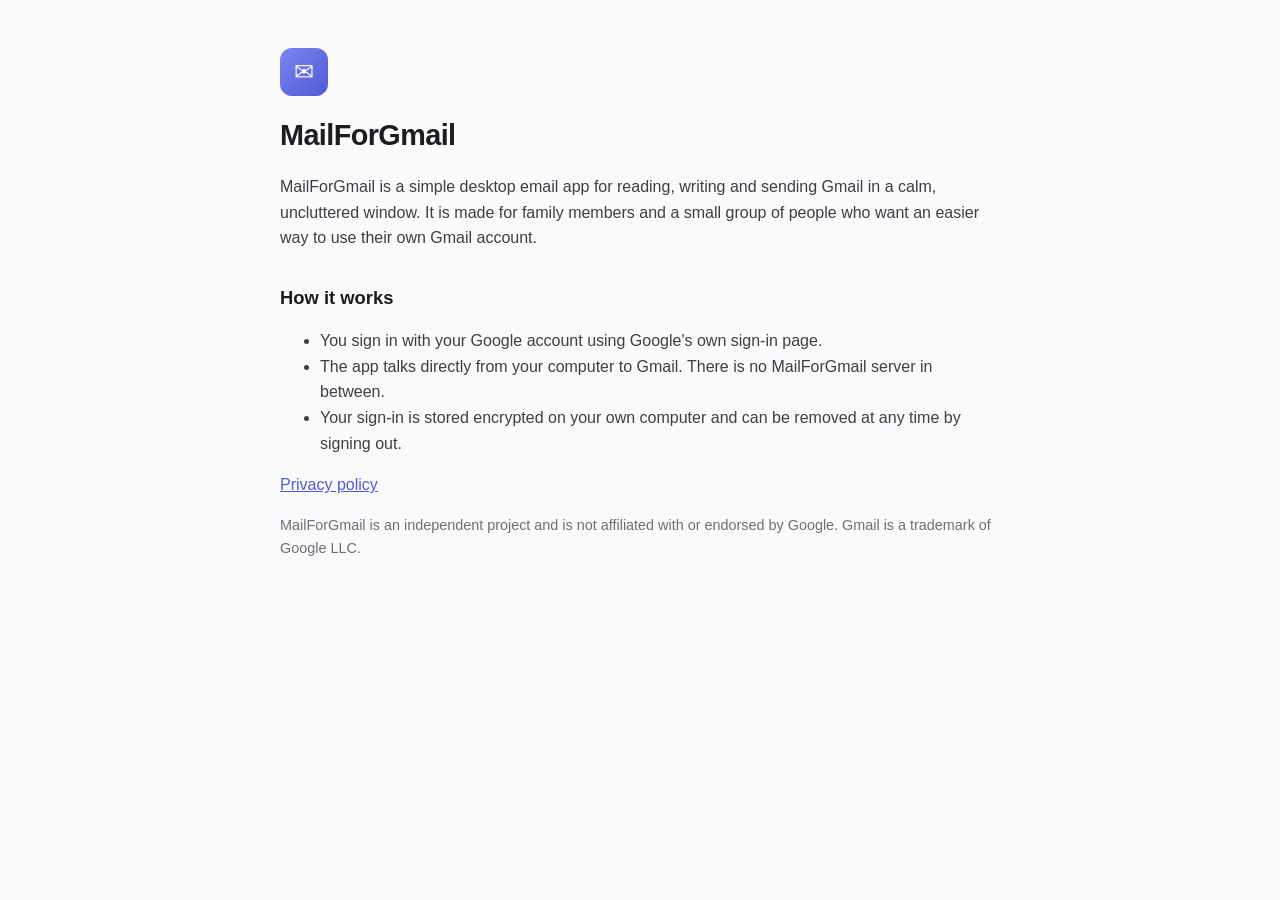
<file: index.html>
<!doctype html>
<html lang="en">
<head><meta charset="utf-8"><meta name="viewport" content="width=device-width,initial-scale=1">
<title>MailForGmail</title><link rel="stylesheet" href="style.css"></head>
<body><main>
<div class="logo" aria-hidden="true">✉</div>
<h1>MailForGmail</h1>
<p>MailForGmail is a simple desktop email app for reading, writing and sending Gmail in a calm, uncluttered window. It is made for family members and a small group of people who want an easier way to use their own Gmail account.</p>
<h2>How it works</h2>
<ul>
<li>You sign in with your Google account using Google's own sign-in page.</li>
<li>The app talks directly from your computer to Gmail. There is no MailForGmail server in between.</li>
<li>Your sign-in is stored encrypted on your own computer and can be removed at any time by signing out.</li>
</ul>
<p><a href="privacy.html">Privacy policy</a></p>
<p class="muted">MailForGmail is an independent project and is not affiliated with or endorsed by Google. Gmail is a trademark of Google LLC.</p>
</main></body></html>
</file>
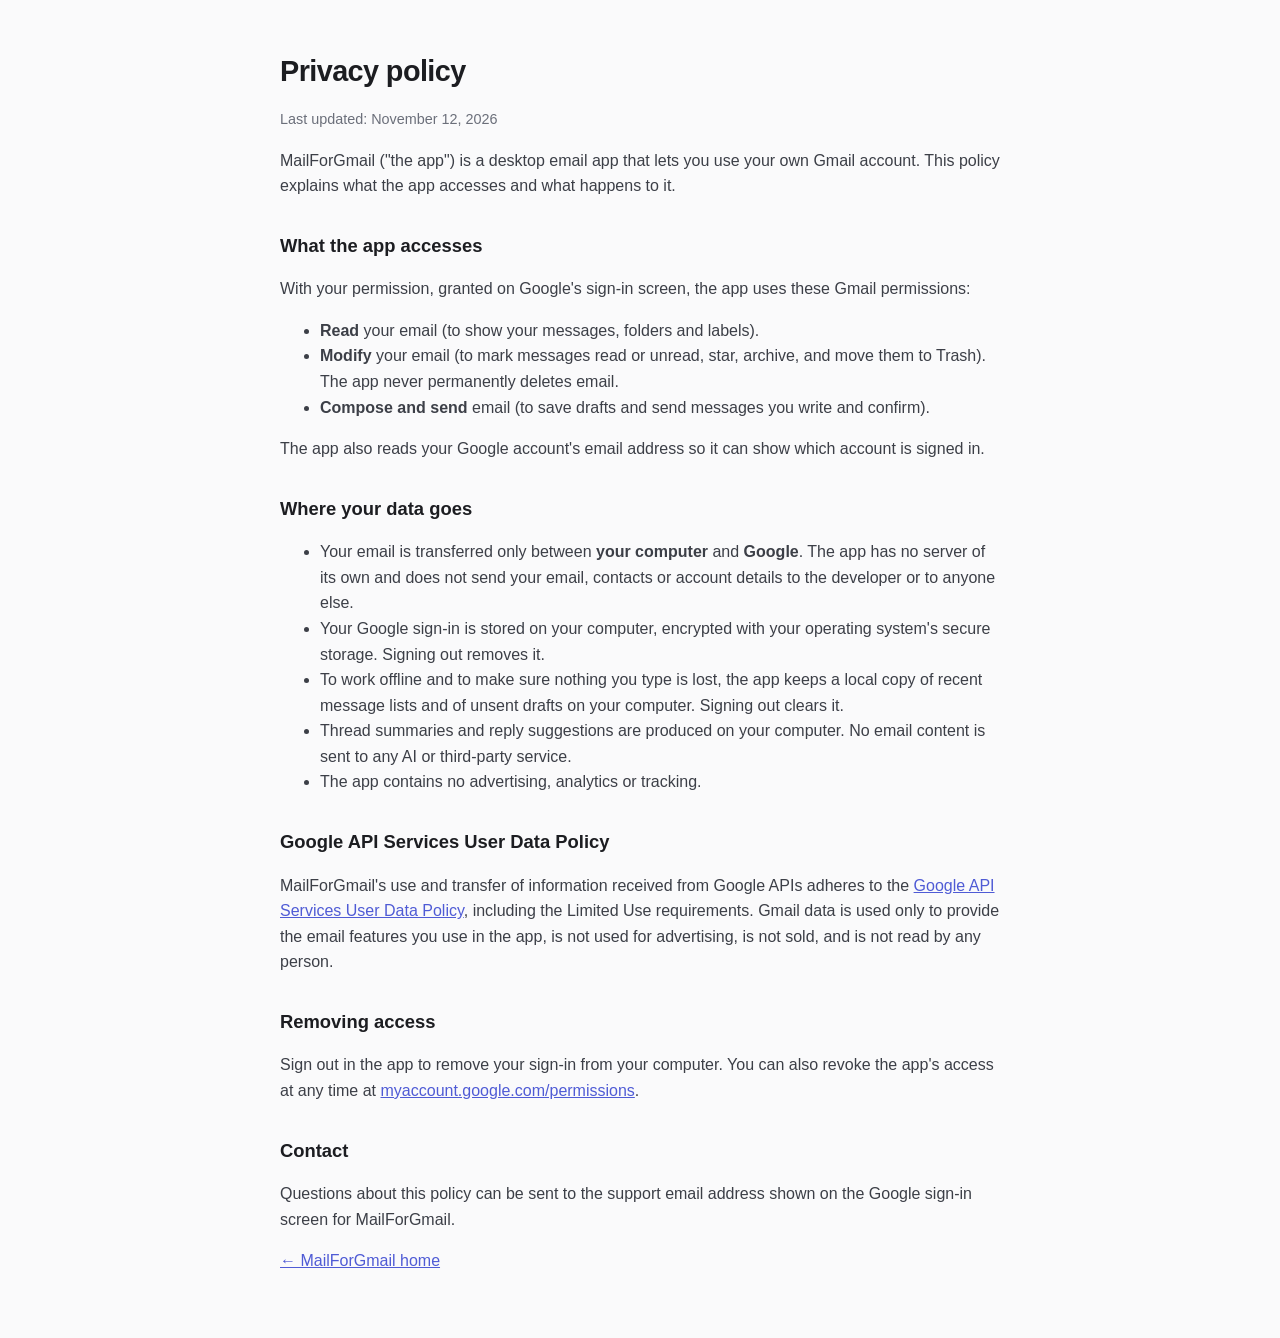
<file: privacy.html>
<!doctype html>
<html lang="en">
<head><meta charset="utf-8"><meta name="viewport" content="width=device-width,initial-scale=1">
<title>Privacy policy – MailForGmail</title><link rel="stylesheet" href="style.css"></head>
<body><main>
<h1>Privacy policy</h1>
<p class="muted">Last updated: November 12, 2026</p>

<p>MailForGmail ("the app") is a desktop email app that lets you use your own Gmail account. This policy explains what the app accesses and what happens to it.</p>

<h2>What the app accesses</h2>
<p>With your permission, granted on Google's sign-in screen, the app uses these Gmail permissions:</p>
<ul>
<li><strong>Read</strong> your email (to show your messages, folders and labels).</li>
<li><strong>Modify</strong> your email (to mark messages read or unread, star, archive, and move them to Trash). The app never permanently deletes email.</li>
<li><strong>Compose and send</strong> email (to save drafts and send messages you write and confirm).</li>
</ul>
<p>The app also reads your Google account's email address so it can show which account is signed in.</p>

<h2>Where your data goes</h2>
<ul>
<li>Your email is transferred only between <strong>your computer</strong> and <strong>Google</strong>. The app has no server of its own and does not send your email, contacts or account details to the developer or to anyone else.</li>
<li>Your Google sign-in is stored on your computer, encrypted with your operating system's secure storage. Signing out removes it.</li>
<li>To work offline and to make sure nothing you type is lost, the app keeps a local copy of recent message lists and of unsent drafts on your computer. Signing out clears it.</li>
<li>Thread summaries and reply suggestions are produced on your computer. No email content is sent to any AI or third-party service.</li>
<li>The app contains no advertising, analytics or tracking.</li>
</ul>

<h2>Google API Services User Data Policy</h2>
<p>MailForGmail's use and transfer of information received from Google APIs adheres to the <a href="https://developers.google.com/terms/api-services-user-data-policy">Google API Services User Data Policy</a>, including the Limited Use requirements. Gmail data is used only to provide the email features you use in the app, is not used for advertising, is not sold, and is not read by any person.</p>

<h2>Removing access</h2>
<p>Sign out in the app to remove your sign-in from your computer. You can also revoke the app's access at any time at <a href="https://myaccount.google.com/permissions">myaccount.google.com/permissions</a>.</p>

<h2>Contact</h2>
<p>Questions about this policy can be sent to the support email address shown on the Google sign-in screen for MailForGmail.</p>

<p><a href="index.html">← MailForGmail home</a></p>
</main></body></html>
</file>
<file: style.css>
:root{font-family:-apple-system,BlinkMacSystemFont,"Segoe UI",Roboto,Arial,sans-serif;color:#1c1d21;background:#fafafb}
body{margin:0}main{max-width:720px;margin:0 auto;padding:3rem 1.5rem;line-height:1.6}
h1{font-size:1.8rem;letter-spacing:-.02em;margin:0 0 .5rem}h2{font-size:1.15rem;margin:2rem 0 .5rem}
p,li{color:#3c3f47}a{color:#4f5bd5}.muted{color:#6b6f7a;font-size:.9rem}
.logo{display:inline-flex;width:48px;height:48px;border-radius:12px;background:linear-gradient(135deg,#7c84f0,#4f5bd5);color:#fff;align-items:center;justify-content:center;font-size:24px;margin-bottom:1rem}
</file>
